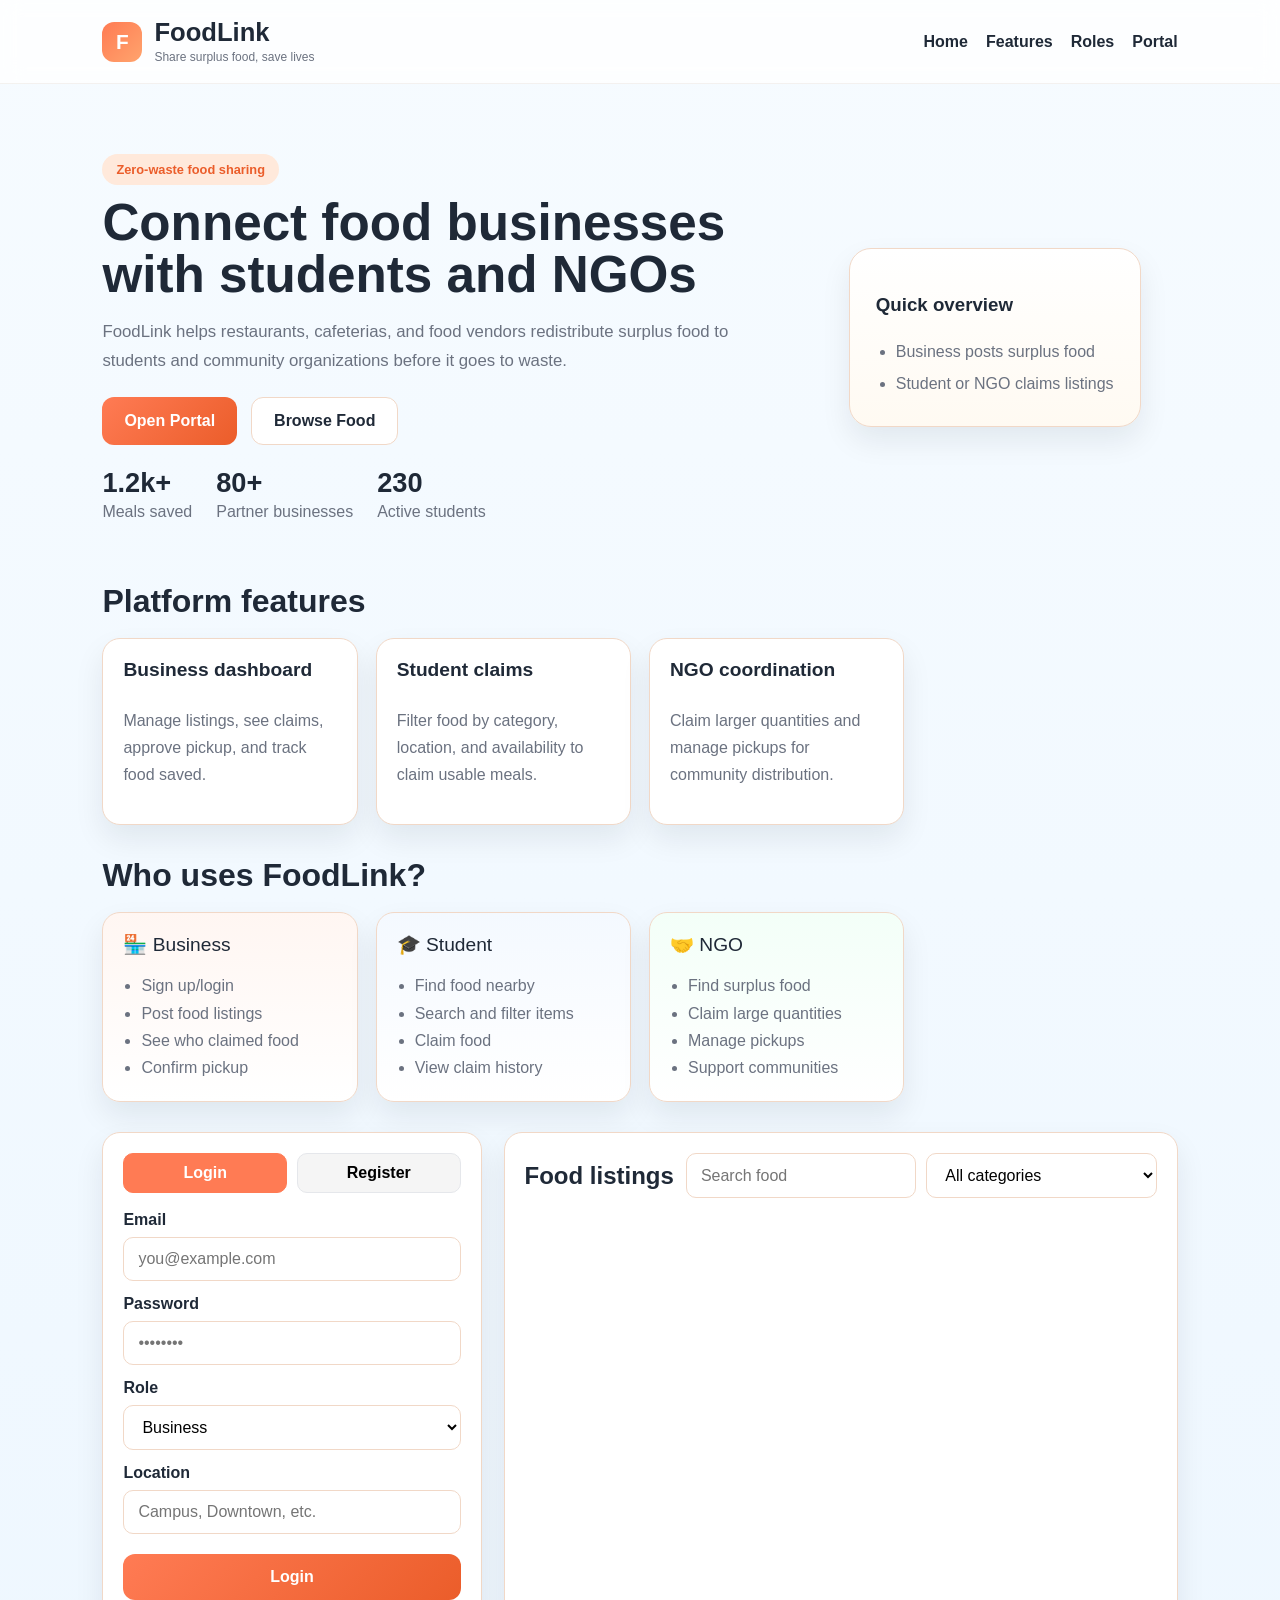
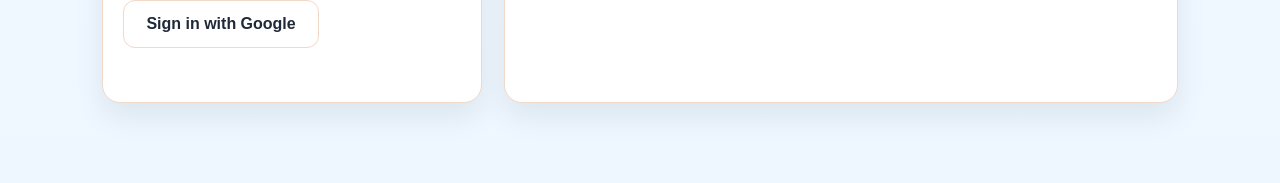
<file: index.html>
<!DOCTYPE html>
<html lang="en">
  <head>
    <meta charset="UTF-8" />
    <meta name="viewport" content="width=device-width, initial-scale=1.0" />
    <title>FoodLink</title>
    <link rel="stylesheet" href="styles.css" />
  </head>
  <body>
    <header class="topbar">
      <div class="brand">
        <div class="logo">F</div>
        <div>
          <h1>FoodLink</h1>
          <span>Share surplus food, save lives</span>
        </div>
      </div>
      <nav class="nav">
        <a href="#home">Home</a>
        <a href="#features">Features</a>
        <a href="#roles">Roles</a>
        <a href="#portal">Portal</a>
      </nav>
    </header>

    <main>
      <section class="hero" id="home">
        <div class="hero-copy">
          <span class="badge">Zero-waste food sharing</span>
          <h2>Connect food businesses with students and NGOs</h2>
          <p>
            FoodLink helps restaurants, cafeterias, and food vendors redistribute surplus food to
            students and community organizations before it goes to waste.
          </p>
          <div class="hero-actions">
            <button class="primary" id="showAuth">Open Portal</button>
            <button class="secondary" id="showFoodList">Browse Food</button>
          </div>
          <div class="stats">
            <div>
              <strong>1.2k+</strong>
              <span>Meals saved</span>
            </div>
            <div>
              <strong>80+</strong>
              <span>Partner businesses</span>
            </div>
            <div>
              <strong>230</strong>
              <span>Active students</span>
            </div>
          </div>
        </div>
        <div class="hero-panel">
          <div class="card info-card">
            <h3>Quick overview</h3>
            <ul>
              <li>Business posts surplus food</li>
              <li>Student or NGO claims listings</li>
            </ul>
          </div>
        </div>
      </section>

      <section class="features" id="features">
        <h3>Platform features</h3>
        <div class="feature-grid">
          <article class="feature-item">
            <h4>Business dashboard</h4>
            <p>Manage listings, see claims, approve pickup, and track food saved.</p>
          </article>
          <article class="feature-item">
            <h4>Student claims</h4>
            <p>Filter food by category, location, and availability to claim usable meals.</p>
          </article>
          <article class="feature-item">
            <h4>NGO coordination</h4>
            <p>Claim larger quantities and manage pickups for community distribution.</p>
          </article>
        </div>
      </section>
      <section class="roles" id="roles">
        <h3>Who uses FoodLink?</h3>
        <div class="role-grid">
          <div class="role-card business">
            <span>🏪 Business</span>
            <ul>
              <li>Sign up/login</li>
              <li>Post food listings</li>
              <li>See who claimed food</li>
              <li>Confirm pickup</li>
            </ul>
          </div>
          <div class="role-card student">
            <span>🎓 Student</span>
            <ul>
              <li>Find food nearby</li>
              <li>Search and filter items</li>
              <li>Claim food</li>
              <li>View claim history</li>
            </ul>
          </div>
          <div class="role-card ngo">
            <span>🤝 NGO</span>
            <ul>
              <li>Find surplus food</li>
              <li>Claim large quantities</li>
              <li>Manage pickups</li>
              <li>Support communities</li>
            </ul>
          </div>
        </div>
      </section>

      <section class="portal" id="portal">
        <div class="auth-panel">
          <div class="auth-tabs">
            <button class="tab active" data-role="login">Login</button>
            <button class="tab" data-role="register">Register</button>
          </div>

          <form id="authForm">
            <div class="field hidden" id="nameField">
              <label for="name">Name</label>
              <input id="name" name="name" type="text" placeholder="Enter full name" />
            </div>

            <div class="field">
              <label for="email">Email</label>
              <input id="email" name="email" type="email" placeholder="you@example.com" required />
            </div>

            <div class="field">
              <label for="password">Password</label>
              <input id="password" name="password" type="password" placeholder="••••••••" required />
            </div>

            <div class="field">
              <label for="role">Role</label>
              <select id="role" name="role">
                <option value="business">Business</option>
                <option value="student">Student</option>
                <option value="ngo">NGO</option>
              </select>
            </div>

            <div class="field">
              <label for="location">Location</label>
              <input id="location" name="location" type="text" placeholder="Campus, Downtown, etc." />
            </div>

            <button type="submit" class="primary submit-btn">Login</button>
            <button type="button" class="secondary google-btn" id="googleSignInBtn">Sign in with Google</button>
          </form>

          <div id="authMessage"></div>
        </div>

        <div class="dashboard-panel">
          <div class="dashboard-header">
            <h3>Food listings</h3>
            <div class="controls">
              <input id="searchInput" type="text" placeholder="Search food" />
              <select id="categoryFilter">
                <option value="">All categories</option>
                <option value="Lunch">Lunch</option>
                <option value="Dinner">Dinner</option>
                <option value="Breakfast">Breakfast</option>
                <option value="Snacks">Snacks</option>
                <option value="Bakery">Bakery</option>
              </select>
            </div>
          </div>

          <div id="foodList" class="food-list"></div>
        </div>
      </section>

      <section class="business-tools hidden" id="businessSection">
        <h3>Business tools</h3>
        <div class="tool-grid">
          <form id="foodForm" class="food-form">
            <h4>Post surplus food</h4>
            <input name="title" placeholder="Food title" required />
            <textarea name="description" placeholder="Description" required></textarea>
            <div class="two-col">
              <input name="category" placeholder="Category" value="Lunch" required />
              <input name="quantity" type="number" placeholder="Quantity" min="1" required />
            </div>
            <div class="two-col">
              <input name="units" placeholder="Units" value="packs" />
              <input name="expiryDate" type="date" />
            </div>
            <input name="location" placeholder="Location" />
            <button type="submit" class="primary">Post food</button>
          </form>

          <div id="businessSummary" class="summary-box"></div>
        </div>
      </section>
    </main>
  </body>
</html>
</file>
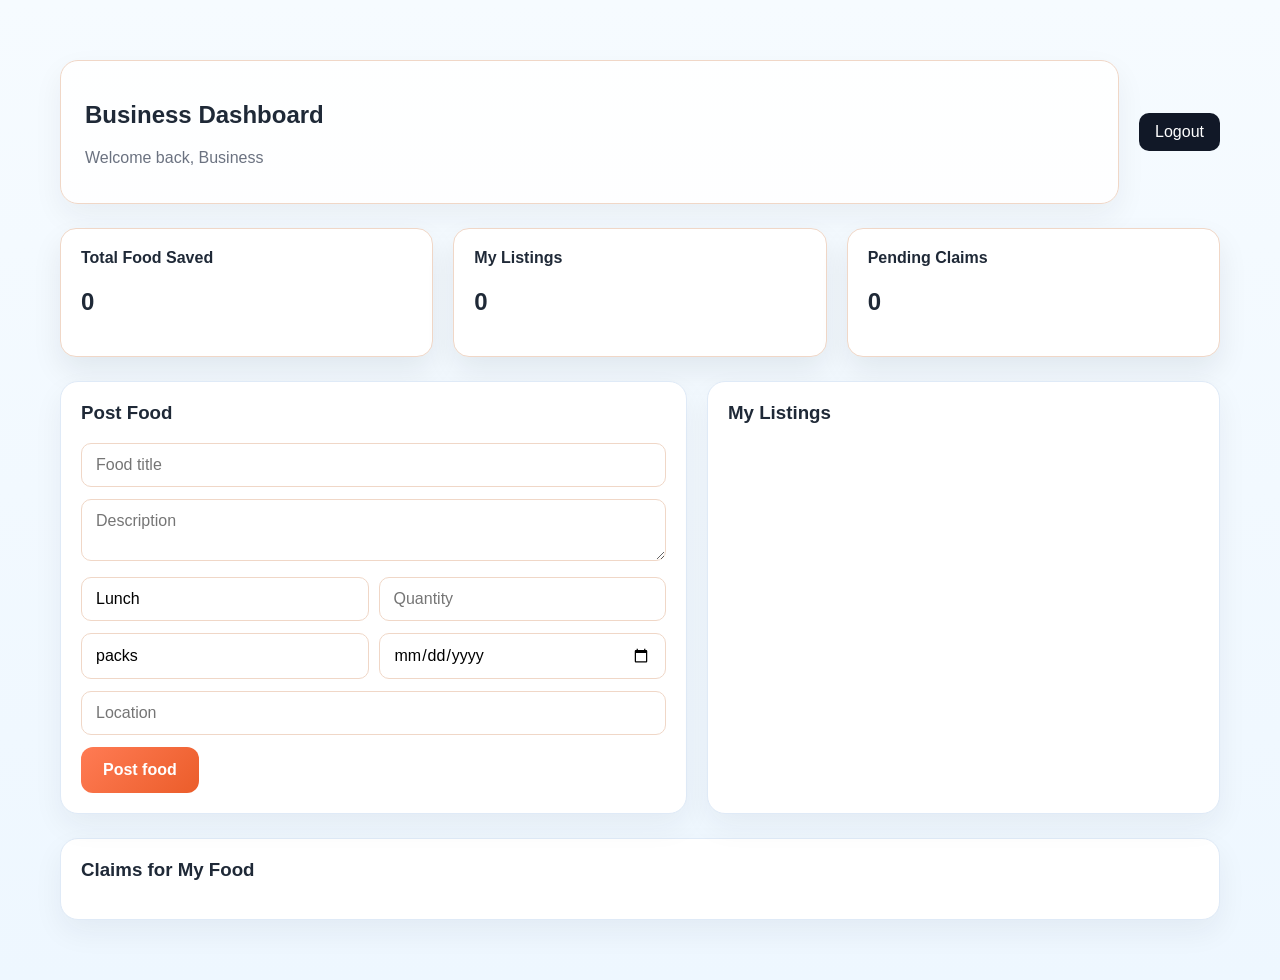
<file: business.html>
<!DOCTYPE html>
<html lang="en">
  <head>
    <meta charset="UTF-8" />
    <meta name="viewport" content="width=device-width, initial-scale=1.0" />
    <title>FoodLink - Business Dashboard</title>
    <link rel="stylesheet" href="styles.css" />
  </head>
  <body>
    <div class="dashboard-shell">
      <div class="top-row">
        <div class="welcome-card">
          <h2>Business Dashboard</h2>
          <p class="muted">Welcome back, <span id="businessName">Business</span></p>
        </div>
        <button class="logout-btn" id="logoutBtn">Logout</button>
      </div>

      <div class="summary-grid">
        <div class="summary-box">
          <h4>Total Food Saved</h4>
          <h2 id="savedCount">0</h2>
        </div>
        <div class="summary-box">
          <h4>My Listings</h4>
          <h2 id="listingCount">0</h2>
        </div>
        <div class="summary-box">
          <h4>Pending Claims</h4>
          <h2 id="claimCount">0</h2>
        </div>
      </div>

      <div class="content-grid">
        <div class="panel">
          <h3>Post Food</h3>
          <form id="businessFoodForm" class="business-form">
            <input name="title" placeholder="Food title" required />
            <textarea name="description" placeholder="Description" required></textarea>
            <div class="two-col">
              <input name="category" placeholder="Category" value="Lunch" required />
              <input name="quantity" type="number" min="1" placeholder="Quantity" required />
            </div>
            <div class="two-col">
              <input name="units" placeholder="Units" value="packs" />
              <input name="expiryDate" type="date" />
            </div>
            <input name="location" placeholder="Location" />
            <button type="submit" class="primary">Post food</button>
          </form>
          <div id="businessMessage" class="muted"></div>
        </div>

        <div class="panel">
          <h3>My Listings</h3>
          <div id="businessListings" class="food-list-small"></div>
        </div>
      </div>

      <div class="panel" style="margin-top: 24px;">
        <h3>Claims for My Food</h3>
        <div id="businessClaims" class="food-list-small"></div>
      </div>
    </div>
  </body>
</html>
</file>
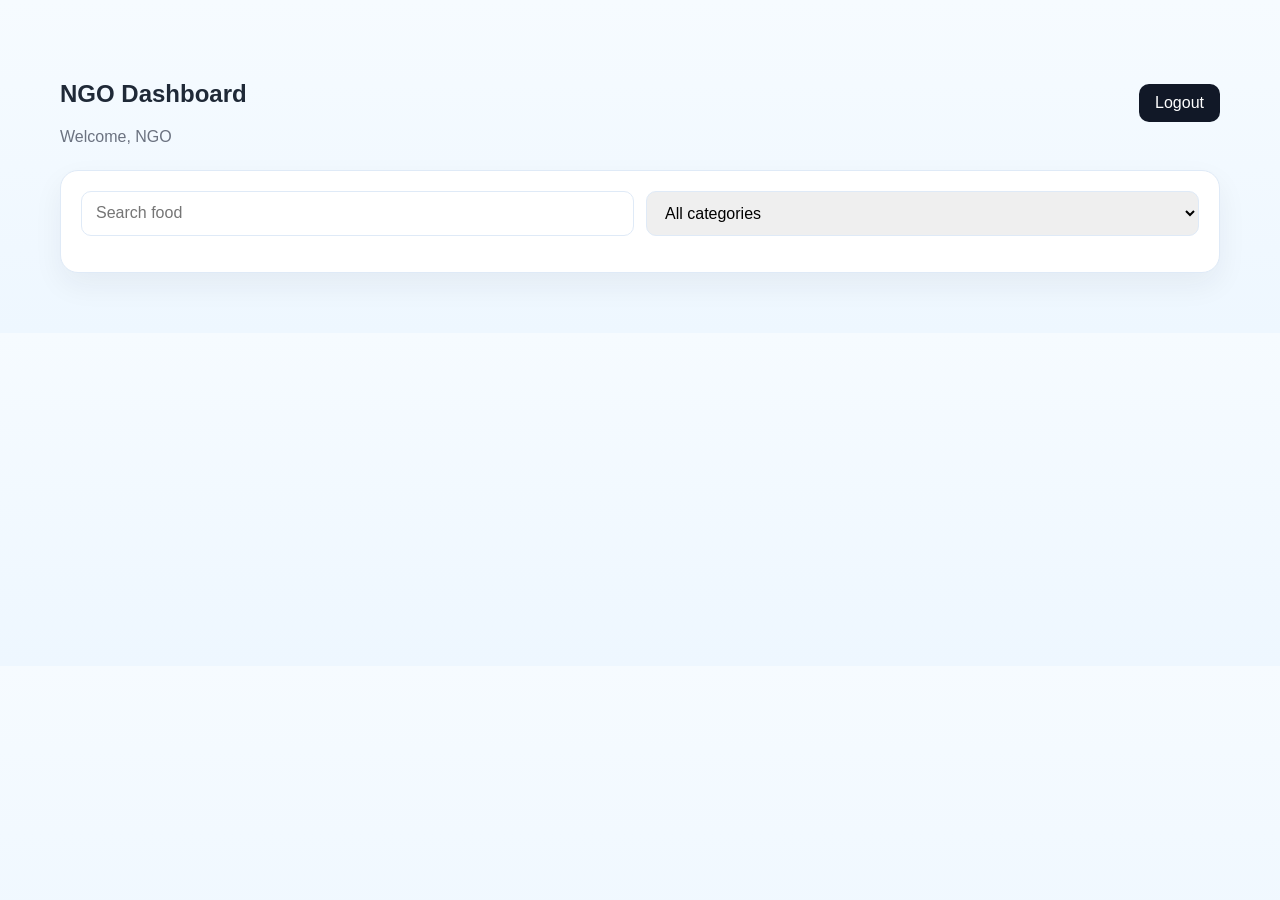
<file: ngo.html>
<!DOCTYPE html>
<html lang="en">
  <head>
    <meta charset="UTF-8" />
    <meta name="viewport" content="width=device-width, initial-scale=1.0" />
    <title>FoodLink - NGO Dashboard</title>
    <link rel="stylesheet" href="styles.css" />
    <style>
      
    </style>
  </head>
  <body>
    <div class="dashboard-shell">
      <div class="topbar-ngo">
        <div>
          <h2>NGO Dashboard</h2>
          <div class="muted">Welcome, <span id="ngoName">NGO</span></div>
        </div>
        <button class="logout-btn" id="logoutBtn">Logout</button>
      </div>

      <div class="panel">
        <div class="search-row">
          <input id="ngoSearch" type="text" placeholder="Search food" />
          <select id="ngoCategory">
            <option value="">All categories</option>
            <option value="Lunch">Lunch</option>
            <option value="Dinner">Dinner</option>
            <option value="Breakfast">Breakfast</option>
            <option value="Snacks">Snacks</option>
            <option value="Bakery">Bakery</option>
          </select>
        </div>
        <div id="ngoFoodList" class="food-grid"></div>
      </div>
    </div>
  </body>
</html>
</file>
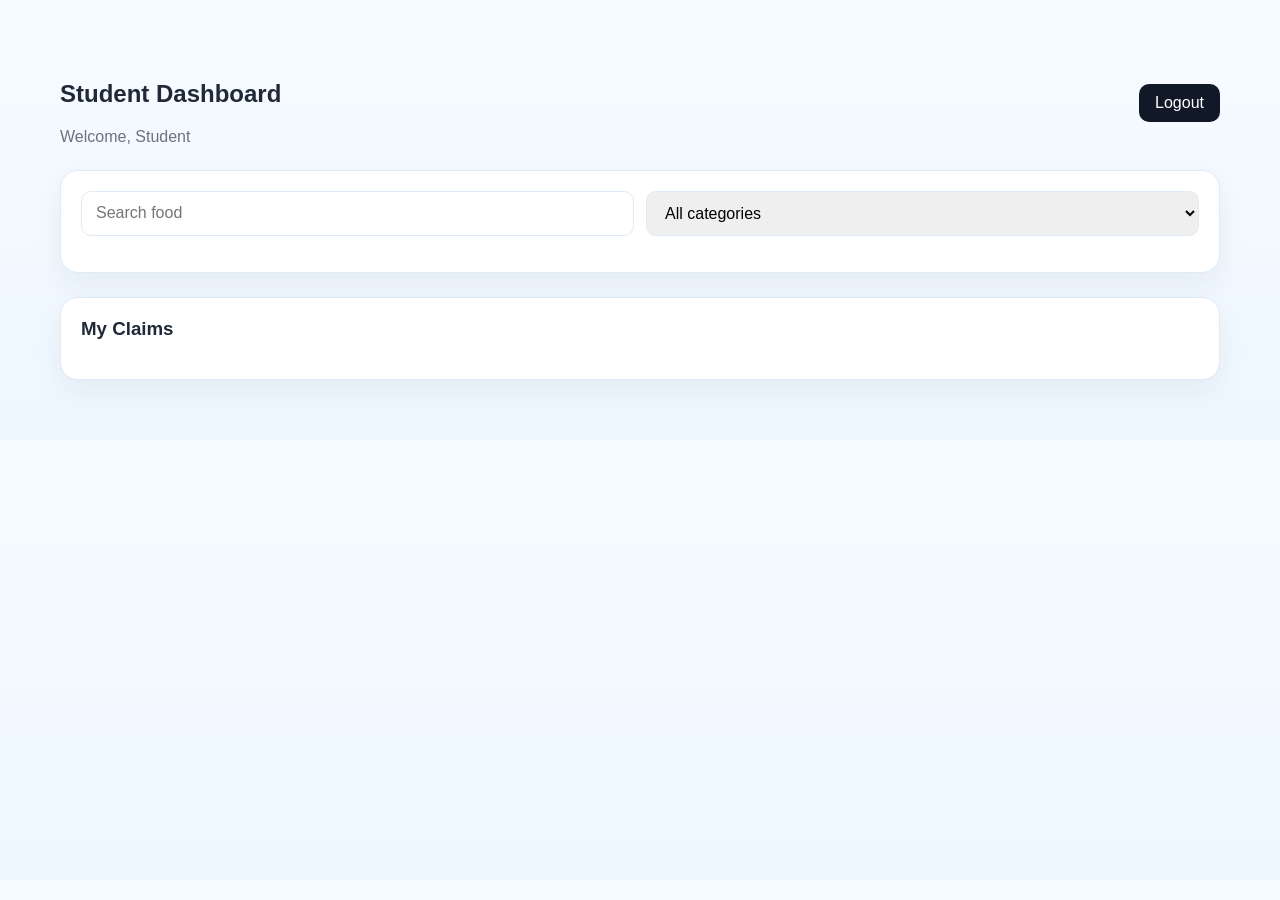
<file: student.html>
<!DOCTYPE html>
<html lang="en">
  <head>
    <meta charset="UTF-8" />
    <meta name="viewport" content="width=device-width, initial-scale=1.0" />
    <title>FoodLink - Student Dashboard</title>
    <link rel="stylesheet" href="styles.css" />
  </head>
  <body>
    <div class="dashboard-shell">
      <div class="topbar-student">
        <div>
          <h2>Student Dashboard</h2>
          <div class="muted">Welcome, <span id="studentName">Student</span></div>
        </div>
        <button class="logout-btn" id="logoutBtn">Logout</button>
      </div>

      <div class="panel">
        <div class="search-row">
          <input id="studentSearch" type="text" placeholder="Search food" />
          <select id="studentCategory">
            <option value="">All categories</option>
            <option value="Lunch">Lunch</option>
            <option value="Dinner">Dinner</option>
            <option value="Breakfast">Breakfast</option>
            <option value="Snacks">Snacks</option>
            <option value="Bakery">Bakery</option>
          </select>
        </div>
        <div id="studentFoodList" class="food-grid"></div>
      </div>

      <div class="panel" style="margin-top: 24px;">
        <h3>My Claims</h3>
        <div id="studentClaimsList" class="food-grid"></div>
      </div>
    </div>
  </body>
</html>
</file>
<file: styles.css>
:root {
  --bg: #fffaf4;
  --panel: #ffffff;
  --panel-alt: #fff3e6;
  --primary: #ff7b54;
  --primary-dark: #eb5d2a;
  --green: #2fbf71;
  --text: #1f2937;
  --muted: #6b7280;
  --border: #f1d8c7;
  --shadow: 0 14px 30px rgba(15, 23, 42, 0.08);
}

* {
  box-sizing: border-box;
}

html {
  scroll-behavior: smooth;
}

body {
  margin: 0;
  font-family: Arial, sans-serif;
  background: linear-gradient(180deg, #fffaf4 0%, #fff4e8 100%);
  color: var(--text);
}

button, input, textarea, select {
  font: inherit;
}

.topbar {
  display: flex;
  justify-content: space-between;
  align-items: center;
  padding: 18px 8%;
  background: rgba(255, 255, 255, 0.8);
  border-bottom: 1px solid rgba(127, 86, 55, 0.08);
  position: sticky;
  top: 0;
  backdrop-filter: blur(10px);
  z-index: 10;
}

.brand {
  display: flex;
  align-items: center;
  gap: 12px;
}

.logo {
  width: 40px;
  height: 40px;
  border-radius: 12px;
  background: linear-gradient(135deg, var(--primary), #ffa46d);
  color: white;
  display: flex;
  align-items: center;
  justify-content: center;
  font-weight: bold;
  font-size: 1.3rem;
}

.brand h1 {
  margin: 0;
  font-size: 1.6rem;
}

.brand span {
  color: var(--muted);
  font-size: 0.75rem;
}

.nav {
  display: flex;
  gap: 18px;
}

.nav a {
  text-decoration: none;
  color: var(--text);
  font-weight: 600;
}

main {
  padding: 30px 8% 80px;
}

.hero {
  display: grid;
  grid-template-columns: 1.3fr 0.7fr;
  gap: 30px;
  align-items: center;
  padding: 40px 0 30px;
}

.badge {
  display: inline-block;
  background: #ffe9db;
  color: var(--primary-dark);
  padding: 8px 14px;
  border-radius: 999px;
  font-size: 0.8rem;
  font-weight: 700;
  margin-bottom: 12px;
}

.hero-copy h2 {
  font-size: clamp(2.2rem, 4vw, 4rem);
  margin: 0 0 14px;
  line-height: 1.02;
}

.hero-copy p {
  max-width: 640px;
  color: var(--muted);
  font-size: 1.05rem;
  line-height: 1.7;
}

.hero-actions {
  display: flex;
  gap: 14px;
  margin: 22px 0;
}

button.primary,
button.secondary {
  border: none;
  border-radius: 12px;
  padding: 14px 22px;
  font-weight: 700;
  cursor: pointer;
  transition: transform 0.2s ease;
}

button.primary {
  background: linear-gradient(135deg, var(--primary), var(--primary-dark));
  color: white;
}

button.secondary {
  background: white;
  border: 1px solid var(--border);
  color: var(--text);
}

button:hover {
  transform: translateY(-1px);
}

.stats {
  display: flex;
  gap: 24px;
  flex-wrap: wrap;
  margin-top: 12px;
}

.stats div {
  display: flex;
  flex-direction: column;
  gap: 4px;
}

.stats strong {
  font-size: 1.7rem;
}

.stats span {
  color: var(--muted);
}

.hero-panel {
  display: flex;
  justify-content: center;
}

.card {
  padding: 26px;
  border-radius: 22px;
  background: linear-gradient(180deg, #fff, #fffaf2);
  box-shadow: var(--shadow);
  border: 1px solid var(--border);
}

.info-card ul {
  padding-left: 20px;
  margin: 20px 0 0;
  color: var(--muted);
  line-height: 2;
}

.features,
.roles,
.portal {
  margin-top: 30px;
}

.features h3,
.roles h3,
.business-tools h3 {
  font-size: 2rem;
  margin-bottom: 18px;
}

.feature-grid,
.role-grid {
  display: grid;
  grid-template-columns: repeat(4, minmax(0, 1fr));
  gap: 18px;
}

.feature-item,
.role-card {
  background: var(--panel);
  border: 1px solid var(--border);
  border-radius: 18px;
  box-shadow: var(--shadow);
  padding: 20px;
}

.feature-item h4,
.role-card span {
  margin-top: 0;
  font-size: 1.2rem;
}

.feature-item p,
.role-card li {
  color: var(--muted);
  line-height: 1.7;
}

.role-card ul {
  padding-left: 18px;
  margin: 16px 0 0;
}

.business {
  background: linear-gradient(180deg, #fff6f2, #fff);
}

.student {
  background: linear-gradient(180deg, #f4f9ff, #fff);
}

.ngo {
  background: linear-gradient(180deg, #f3fff8, #fff);
}

.clerk {
  background: linear-gradient(180deg, #fffdf0, #fff);
}

.portal {
  display: grid;
  grid-template-columns: 0.9fr 1.6fr;
  gap: 22px;
}

.auth-panel,
.dashboard-panel,
.food-form,
.summary-box {
  background: var(--panel);
  border: 1px solid var(--border);
  border-radius: 18px;
  box-shadow: var(--shadow);
}

.auth-panel {
  padding: 20px;
}

.auth-tabs {
  display: flex;
  gap: 10px;
  margin-bottom: 18px;
}

.tab {
  flex: 1;
  background: #f5f5f5;
  border: 1px solid #e5e7eb;
  border-radius: 10px;
  padding: 10px 12px;
  cursor: pointer;
  font-weight: 700;
}

.tab.active {
  background: var(--primary);
  color: white;
  border-color: var(--primary);
}

.field {
  display: flex;
  flex-direction: column;
  gap: 8px;
  margin-bottom: 14px;
}

.field label {
  font-weight: 600;
}

.field input,
.field select,
.field textarea,
.food-form input,
.food-form textarea,
.dashboard-header input,
.dashboard-header select {
  width: 100%;
  padding: 12px 14px;
  border-radius: 10px;
  border: 1px solid var(--border);
  background: #fff;
}

.hidden {
  display: none;
}

.submit-btn {
  width: 100%;
  margin-top: 6px;
}

#authMessage {
  min-height: 24px;
  margin-top: 10px;
  color: var(--green);
  font-weight: 600;
}

.dashboard-panel {
  padding: 20px;
}

.dashboard-header {
  display: flex;
  justify-content: space-between;
  align-items: center;
  gap: 12px;
  margin-bottom: 16px;
}

.dashboard-header h3 {
  margin: 0;
  font-size: 1.5rem;
}

.controls {
  display: flex;
  gap: 10px;
  flex: 1;
  justify-content: flex-end;
}

.food-list {
  display: grid;
  gap: 14px;
}

.food-card {
  border: 1px solid var(--border);
  background: linear-gradient(180deg, #fffaf4, #fff);
  border-radius: 16px;
  padding: 18px;
}

.food-card-header {
  display: flex;
  justify-content: space-between;
  align-items: start;
  gap: 10px;
}

.food-card h4 {
  margin: 0 0 8px;
  font-size: 1.2rem;
}

.food-meta {
  display: flex;
  gap: 10px;
  flex-wrap: wrap;
  color: var(--muted);
  font-size: 0.9rem;
  margin: 10px 0;
}

.claim-btn,
.pickup-btn {
  border: none;
  border-radius: 10px;
  padding: 10px 14px;
  font-weight: 700;
  cursor: pointer;
}

.claim-btn {
  background: #eafaf1;
  color: #146b3d;
}

.pickup-btn {
  background: #fff2d9;
  color: #8a4d00;
}

.food-form {
  padding: 18px;
  width: 100%;
}

.food-form h4 {
  margin-top: 0;
}

.two-col {
  display: grid;
  grid-template-columns: 1fr 1fr;
  gap: 10px;
}

.tool-grid {
  display: grid;
  grid-template-columns: 1.1fr 0.9fr;
  gap: 18px;
}

.summary-box {
  padding: 20px;
}

.summary-box h4 {
  margin-top: 0;
}

.business-tools {
  margin-top: 30px;
}

@media (max-width: 900px) {
  .hero,
  .portal,
  .tool-grid,
  .feature-grid,
  .role-grid {
    grid-template-columns: 1fr;
  }

  .dashboard-header {
    flex-direction: column;
    align-items: stretch;
  }

  .controls {
    justify-content: stretch;
    flex-direction: column;
  }
}

body { background: linear-gradient(180deg, #fffaf4 0%, #fff2e9 100%); }
      .dashboard-shell {
        max-width: 1200px;
        margin: 40px auto;
        padding: 20px;
      }
      .top-row {
        display: flex;
        justify-content: space-between;
        align-items: center;
        gap: 20px;
        margin-bottom: 24px;
      }
      .welcome-card,
      .summary-card,
      .panel {
        background: rgba(255,255,255,0.9);
        border: 1px solid #f0d7c7;
        border-radius: 18px;
        box-shadow: 0 12px 30px rgba(31,41,55,0.06);
      }
      .welcome-card {
        padding: 20px 24px;
        flex: 1;
      }
      .summary-card {
        padding: 20px 24px;
        min-width: 220px;
      }
      .summary-grid {
        display: grid;
        grid-template-columns: repeat(3, minmax(0,1fr));
        gap: 20px;
        margin-bottom: 24px;
      }
      .summary-box {
        background: #fff;
        border: 1px solid #f0d7c7;
        border-radius: 16px;
        padding: 20px;
      }
      .content-grid {
        display: grid;
        grid-template-columns: 1.1fr 0.9fr;
        gap: 20px;
      }
      .panel {
        padding: 20px;
      }
      .panel h3 {
        margin-top: 0;
      }
      .business-form input,
      .business-form textarea,
      .business-form select {
        width: 100%;
        margin-bottom: 12px;
        padding: 12px 14px;
        border-radius: 10px;
        border: 1px solid #f0d7c7;
      }
      .two-col {
        display: grid;
        grid-template-columns: 1fr 1fr;
        gap: 10px;
      }
      .food-list-small {
        display: grid;
        gap: 12px;
      }
      .food-row {
        border: 1px solid #f0d7c7;
        border-radius: 12px;
        padding: 12px 14px;
        background: #fffaf5;
      }
      .muted { color: #6b7280; }
      .logout-btn {
        background: #111827;
        color: white;
        border: none;
        padding: 10px 16px;
        border-radius: 10px;
        cursor: pointer;
      }
      @media (max-width: 900px) {
        .summary-grid, .content-grid, .top-row {
          grid-template-columns: 1fr;
          display: grid;
        }
      }


      body { background: linear-gradient(180deg, #f3fff7 0%, #eefcf3 100%); }
      .dashboard-shell { max-width: 1200px; margin: 40px auto; padding: 20px; }
      .topbar-ngo { display: flex; justify-content: space-between; align-items: center; margin-bottom: 24px; }
      .panel { background: #fff; border: 1px solid #dfeee2; border-radius: 18px; padding: 20px; box-shadow: 0 12px 30px rgba(31,41,55,0.06); }
      .food-grid { display: grid; gap: 16px; }
      .claim-btn { background: #eafaf1; color: #146b3d; border: none; border-radius: 10px; padding: 10px 14px; font-weight: 700; cursor: pointer; }
      .muted { color: #6b7280; }
      .search-row { display: flex; gap: 12px; margin-bottom: 16px; }
      .search-row input, .search-row select { flex: 1; padding: 12px 14px; border-radius: 10px; border: 1px solid #dfeee2; }
      .logout-btn { background: #111827; color: white; border: none; padding: 10px 16px; border-radius: 10px; cursor: pointer; }

      body { background: linear-gradient(180deg, #f6fbff 0%, #eef7ff 100%); }
      .dashboard-shell { max-width: 1200px; margin: 40px auto; padding: 20px; }
      .topbar-student { display: flex; justify-content: space-between; align-items: center; margin-bottom: 24px; }
      .panel { background: #fff; border: 1px solid #dfeaf7; border-radius: 18px; padding: 20px; box-shadow: 0 12px 30px rgba(31,41,55,0.06); }
      .food-grid { display: grid; gap: 16px; }
      .claim-btn { background: #eaf7ee; color: #146b3d; border: none; border-radius: 10px; padding: 10px 14px; font-weight: 700; cursor: pointer; }
      .muted { color: #6b7280; }
      .search-row { display: flex; gap: 12px; margin-bottom: 16px; }
      .search-row input, .search-row select { flex: 1; padding: 12px 14px; border-radius: 10px; border: 1px solid #dfeaf7; }
      .logout-btn { background: #111827; color: white; border: none; padding: 10px 16px; border-radius: 10px; cursor: pointer; }
</file>
